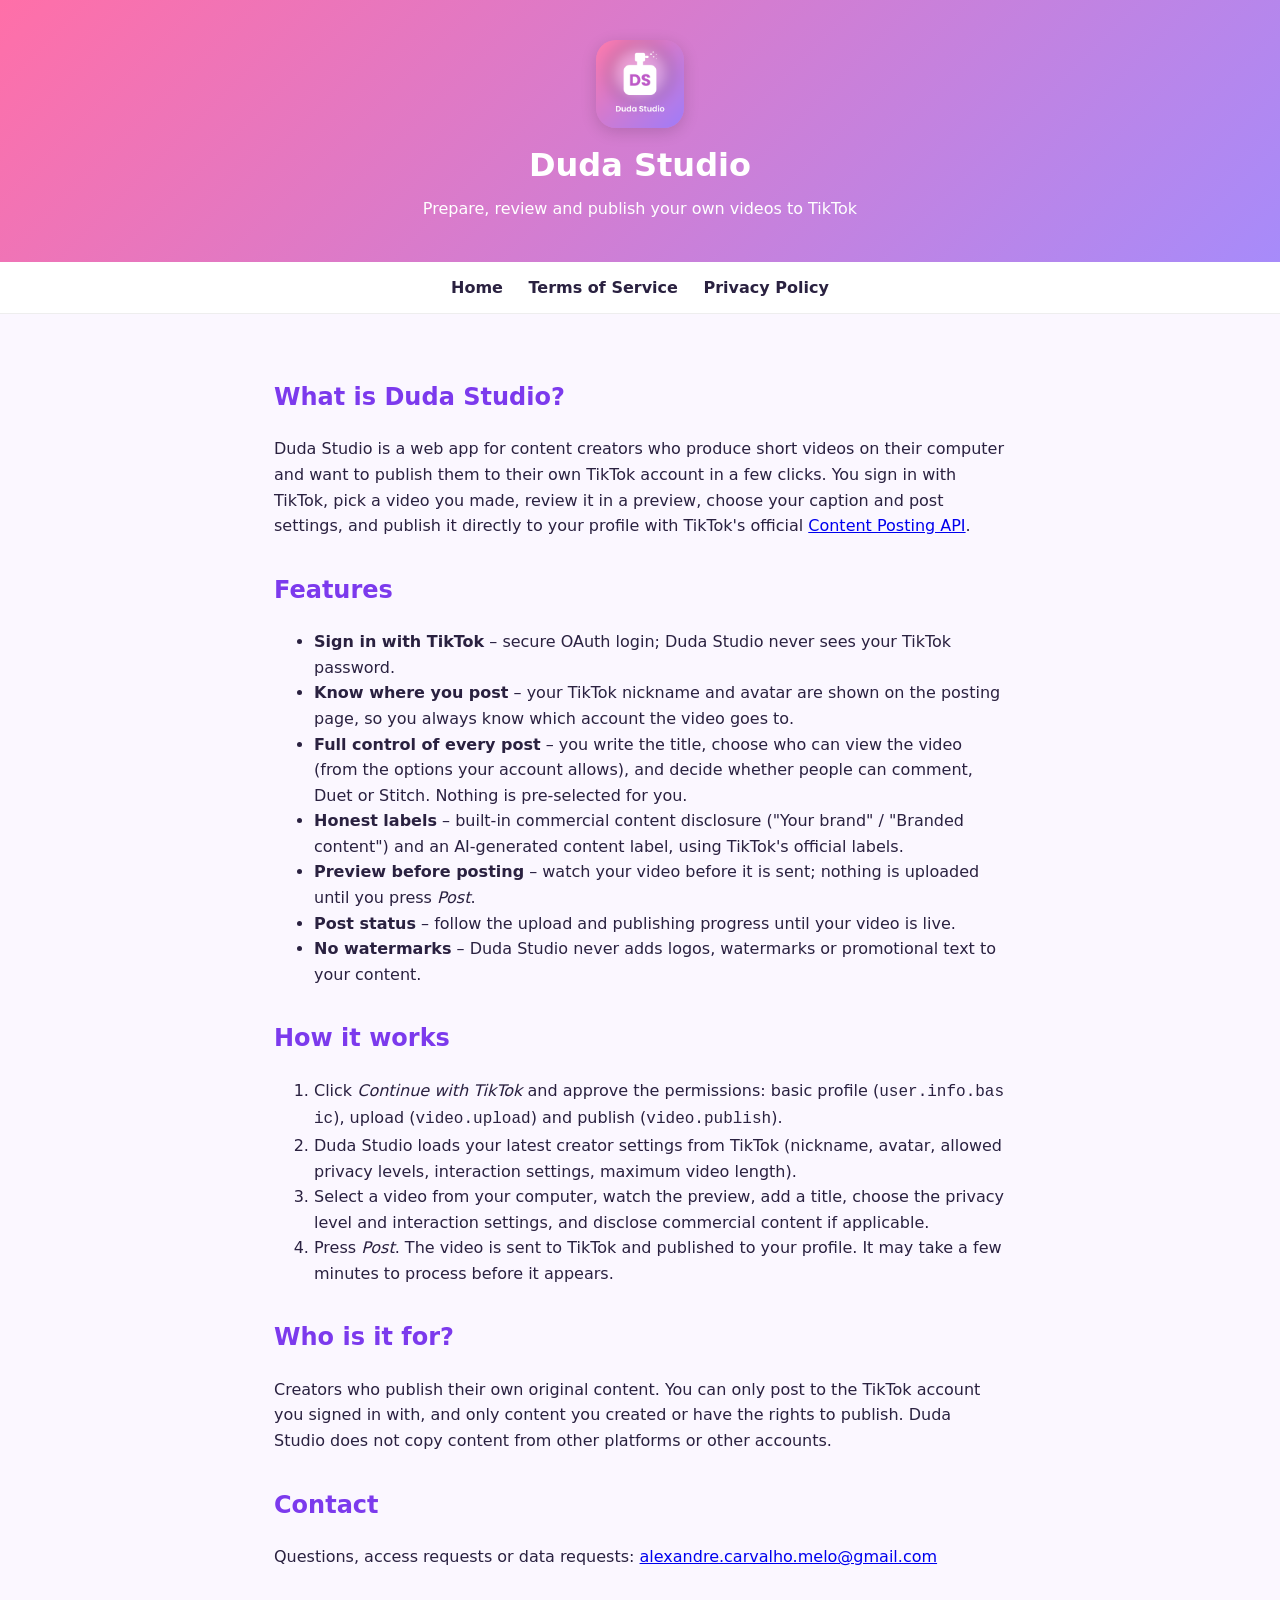
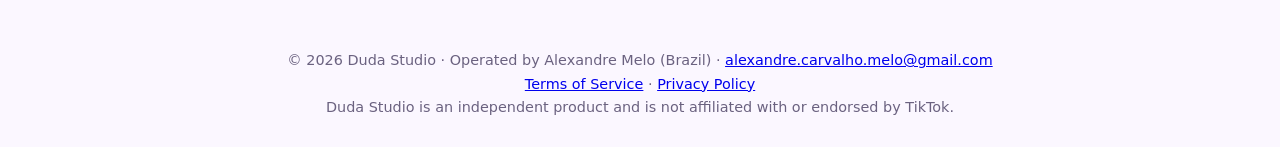
<file: index.html>
<!doctype html><html lang="en"><head><meta charset="utf-8"><meta name="viewport" content="width=device-width,initial-scale=1">
<title>Duda Studio - Publish your videos to TikTok</title><meta name="description" content="Duda Studio is a web app for creators to review and publish their own original videos to their own TikTok account using TikTok's official Content Posting API."><link rel="icon" href="icon.png"><link rel="stylesheet" href="style.css"></head><body>
<header><img src="icon.png" alt="Duda Studio icon"><h1>Duda Studio</h1><div>Prepare, review and publish your own videos to TikTok</div></header>
<nav><a href="./">Home</a><a href="terms.html">Terms of Service</a><a href="privacy.html">Privacy Policy</a></nav>
<main>
<h2>What is Duda Studio?</h2>
<p>Duda Studio is a web app for content creators who produce short videos on their computer and want to publish them to their own TikTok account in a few clicks. You sign in with TikTok, pick a video you made, review it in a preview, choose your caption and post settings, and publish it directly to your profile with TikTok's official <a href="https://developers.tiktok.com/doc/content-posting-api-get-started">Content Posting API</a>.</p>

<h2>Features</h2>
<ul>
<li><strong>Sign in with TikTok</strong> &ndash; secure OAuth login; Duda Studio never sees your TikTok password.</li>
<li><strong>Know where you post</strong> &ndash; your TikTok nickname and avatar are shown on the posting page, so you always know which account the video goes to.</li>
<li><strong>Full control of every post</strong> &ndash; you write the title, choose who can view the video (from the options your account allows), and decide whether people can comment, Duet or Stitch. Nothing is pre-selected for you.</li>
<li><strong>Honest labels</strong> &ndash; built-in commercial content disclosure ("Your brand" / "Branded content") and an AI-generated content label, using TikTok's official labels.</li>
<li><strong>Preview before posting</strong> &ndash; watch your video before it is sent; nothing is uploaded until you press <em>Post</em>.</li>
<li><strong>Post status</strong> &ndash; follow the upload and publishing progress until your video is live.</li>
<li><strong>No watermarks</strong> &ndash; Duda Studio never adds logos, watermarks or promotional text to your content.</li>
</ul>

<h2>How it works</h2>
<ol>
<li>Click <em>Continue with TikTok</em> and approve the permissions: basic profile (<code>user.info.basic</code>), upload (<code>video.upload</code>) and publish (<code>video.publish</code>).</li>
<li>Duda Studio loads your latest creator settings from TikTok (nickname, avatar, allowed privacy levels, interaction settings, maximum video length).</li>
<li>Select a video from your computer, watch the preview, add a title, choose the privacy level and interaction settings, and disclose commercial content if applicable.</li>
<li>Press <em>Post</em>. The video is sent to TikTok and published to your profile. It may take a few minutes to process before it appears.</li>
</ol>

<h2>Who is it for?</h2>
<p>Creators who publish their own original content. You can only post to the TikTok account you signed in with, and only content you created or have the rights to publish. Duda Studio does not copy content from other platforms or other accounts.</p>

<h2>Contact</h2>
<p>Questions, access requests or data requests: <a href="mailto:alexandre.carvalho.melo@gmail.com">alexandre.carvalho.melo@gmail.com</a></p>
</main>
<footer>&copy; 2026 Duda Studio &middot; Operated by Alexandre Melo (Brazil) &middot; <a href="mailto:alexandre.carvalho.melo@gmail.com">alexandre.carvalho.melo@gmail.com</a><br><a href="terms.html">Terms of Service</a> &middot; <a href="privacy.html">Privacy Policy</a><br>Duda Studio is an independent product and is not affiliated with or endorsed by TikTok.</footer></body></html>
</file>
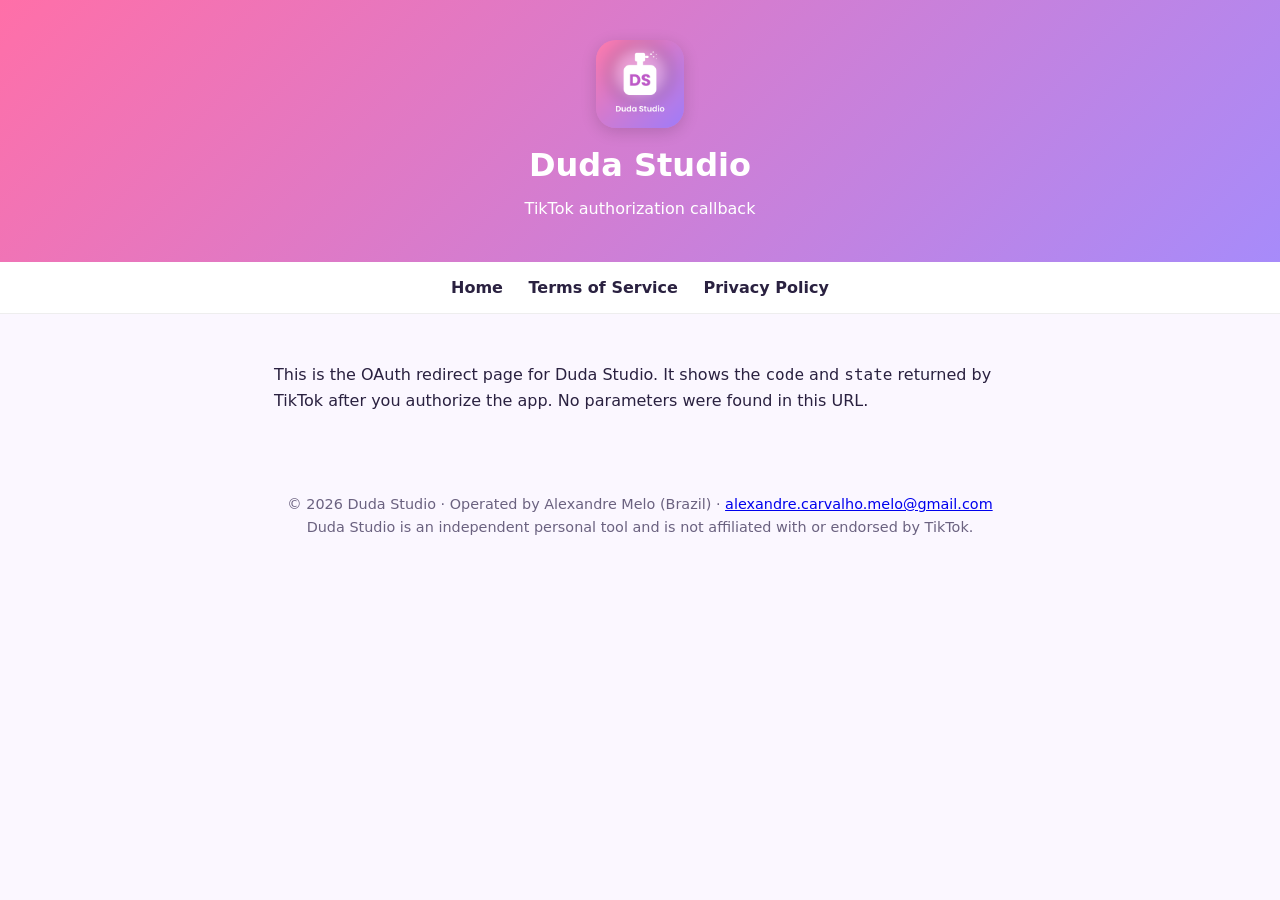
<file: callback.html>
<!doctype html><html lang="en"><head><meta charset="utf-8"><meta name="viewport" content="width=device-width,initial-scale=1">
<title>TikTok authorization - Duda Studio</title><link rel="icon" href="icon.png"><link rel="stylesheet" href="style.css"></head><body>
<header><img src="icon.png" alt="Duda Studio icon"><h1>Duda Studio</h1><div>TikTok authorization callback</div></header>
<nav><a href="./">Home</a><a href="terms.html">Terms of Service</a><a href="privacy.html">Privacy Policy</a></nav>
<main>
<div id="ok" hidden>
<p>Authorization received. Copy the values below into Duda Studio on your computer. They are shown only in your browser and are not sent anywhere.</p>
<div class="box"><strong>code</strong><div class="mono" id="code"></div><p><button data-copy="code">Copy code</button></p></div>
<div class="box"><strong>state</strong><div class="mono" id="state"></div><p><button data-copy="state">Copy state</button></p></div>
<div class="box"><strong>scopes</strong><div class="mono" id="scopes"></div></div>
<div class="box"><strong>Full callback URL</strong> <span class="muted">(you can paste this whole URL instead)</span><div class="mono" id="full"></div><p><button data-copy="full">Copy full URL</button></p></div>
<p class="muted">The authorization code is single-use and expires quickly. Exchange it right away.</p>
</div>
<div id="err" hidden class="box"><strong>Authorization failed</strong><p>error: <span class="mono" id="error"></span></p><p>description: <span class="mono" id="error_description"></span></p></div>
<div id="none" hidden><p>This is the OAuth redirect page for Duda Studio. It shows the <code>code</code> and <code>state</code> returned by TikTok after you authorize the app. No parameters were found in this URL.</p></div>
</main>
<script>
(function(){
  var p=new URLSearchParams(location.search);
  function set(id,v){document.getElementById(id).textContent=v||'';}
  var st0=p.get('state')||'';
  if(st0.indexOf('ds-local.')===0){location.replace('http://127.0.0.1:5055/oauth/callback'+location.search);return;}
  if(p.get('error')){set('error',p.get('error'));set('error_description',p.get('error_description'));document.getElementById('err').hidden=false;}
  else if(p.get('code')){set('code',p.get('code'));set('state',p.get('state'));set('scopes',p.get('scopes'));set('full',location.href);document.getElementById('ok').hidden=false;}
  else{document.getElementById('none').hidden=false;}
  document.querySelectorAll('button[data-copy]').forEach(function(b){b.addEventListener('click',function(){
    var t=document.getElementById(b.dataset.copy).textContent;
    navigator.clipboard.writeText(t).then(function(){var o=b.textContent;b.textContent='Copied!';setTimeout(function(){b.textContent=o},1500);});
  });});
})();
</script>
<footer>&copy; 2026 Duda Studio &middot; Operated by Alexandre Melo (Brazil) &middot; <a href="mailto:alexandre.carvalho.melo@gmail.com">alexandre.carvalho.melo@gmail.com</a><br>Duda Studio is an independent personal tool and is not affiliated with or endorsed by TikTok.</footer></body></html>
</file>
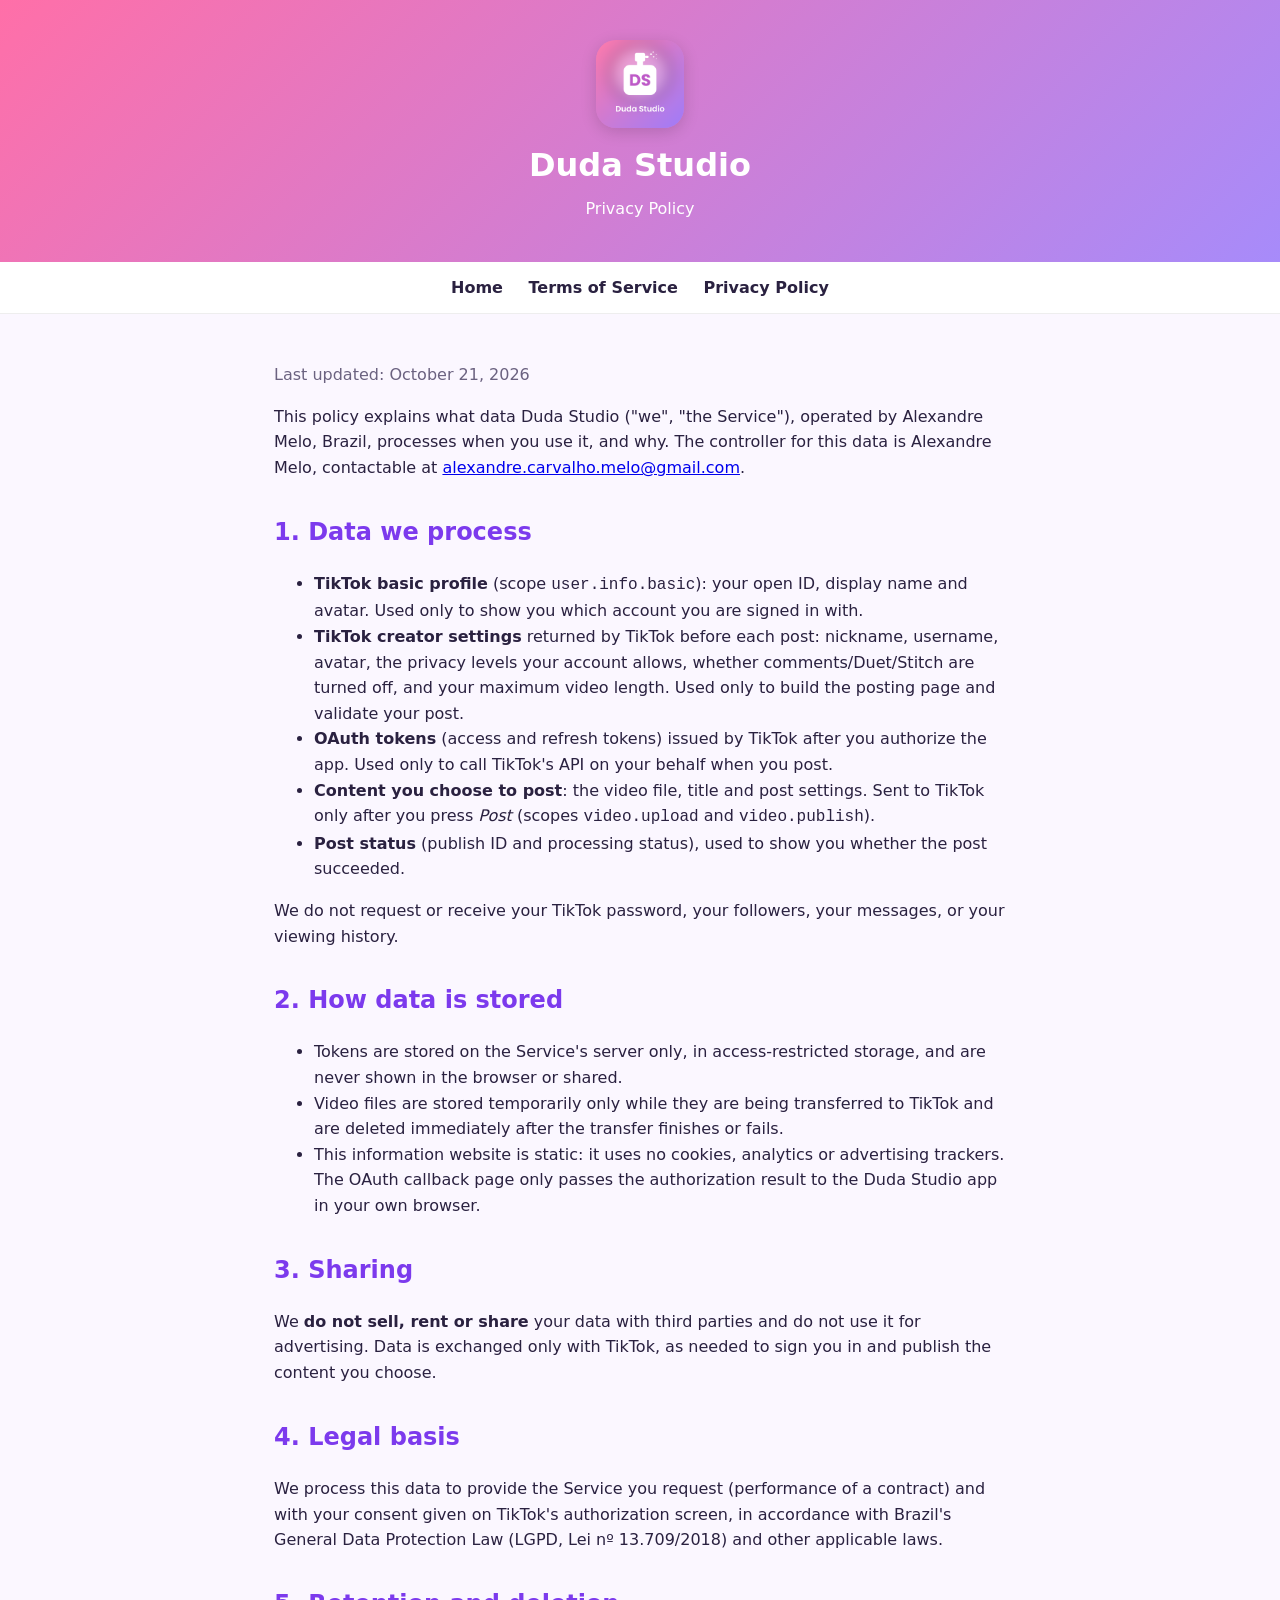
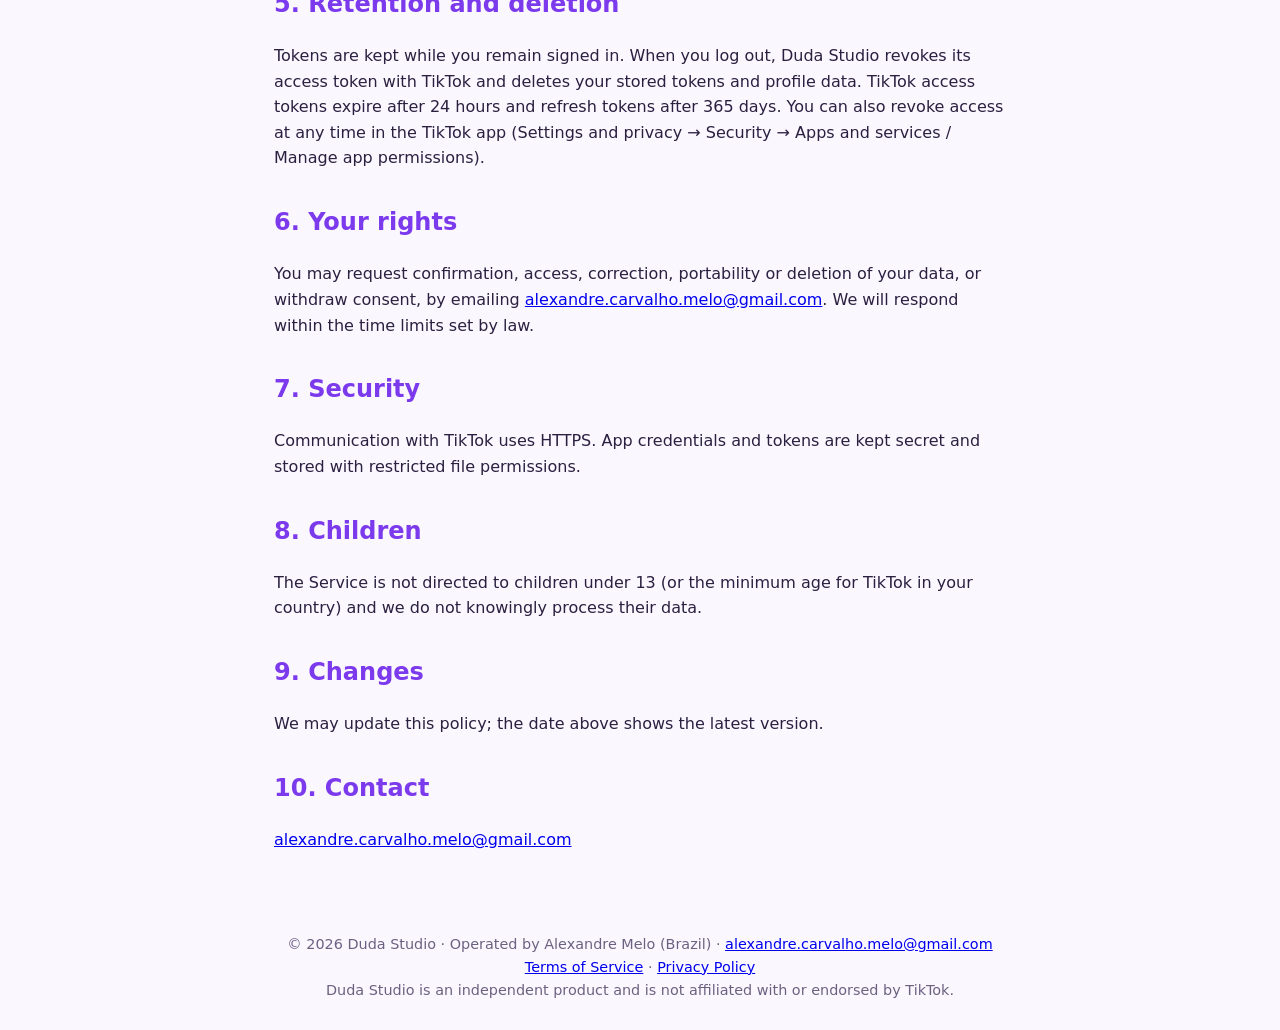
<file: privacy.html>
<!doctype html><html lang="en"><head><meta charset="utf-8"><meta name="viewport" content="width=device-width,initial-scale=1">
<title>Privacy Policy - Duda Studio</title><link rel="icon" href="icon.png"><link rel="stylesheet" href="style.css"></head><body>
<header><img src="icon.png" alt="Duda Studio icon"><h1>Duda Studio</h1><div>Privacy Policy</div></header>
<nav><a href="./">Home</a><a href="terms.html">Terms of Service</a><a href="privacy.html">Privacy Policy</a></nav>
<main>
<p class="muted">Last updated: October 21, 2026</p>
<p>This policy explains what data Duda Studio ("we", "the Service"), operated by Alexandre Melo, Brazil, processes when you use it, and why. The controller for this data is Alexandre Melo, contactable at <a href="mailto:alexandre.carvalho.melo@gmail.com">alexandre.carvalho.melo@gmail.com</a>.</p>
<h2>1. Data we process</h2>
<ul>
<li><strong>TikTok basic profile</strong> (scope <code>user.info.basic</code>): your open ID, display name and avatar. Used only to show you which account you are signed in with.</li>
<li><strong>TikTok creator settings</strong> returned by TikTok before each post: nickname, username, avatar, the privacy levels your account allows, whether comments/Duet/Stitch are turned off, and your maximum video length. Used only to build the posting page and validate your post.</li>
<li><strong>OAuth tokens</strong> (access and refresh tokens) issued by TikTok after you authorize the app. Used only to call TikTok's API on your behalf when you post.</li>
<li><strong>Content you choose to post</strong>: the video file, title and post settings. Sent to TikTok only after you press <em>Post</em> (scopes <code>video.upload</code> and <code>video.publish</code>).</li>
<li><strong>Post status</strong> (publish ID and processing status), used to show you whether the post succeeded.</li>
</ul>
<p>We do not request or receive your TikTok password, your followers, your messages, or your viewing history.</p>
<h2>2. How data is stored</h2>
<ul>
<li>Tokens are stored on the Service's server only, in access-restricted storage, and are never shown in the browser or shared.</li>
<li>Video files are stored temporarily only while they are being transferred to TikTok and are deleted immediately after the transfer finishes or fails.</li>
<li>This information website is static: it uses no cookies, analytics or advertising trackers. The OAuth callback page only passes the authorization result to the Duda Studio app in your own browser.</li>
</ul>
<h2>3. Sharing</h2>
<p>We <strong>do not sell, rent or share</strong> your data with third parties and do not use it for advertising. Data is exchanged only with TikTok, as needed to sign you in and publish the content you choose.</p>
<h2>4. Legal basis</h2>
<p>We process this data to provide the Service you request (performance of a contract) and with your consent given on TikTok's authorization screen, in accordance with Brazil's General Data Protection Law (LGPD, Lei n&ordm; 13.709/2018) and other applicable laws.</p>
<h2>5. Retention and deletion</h2>
<p>Tokens are kept while you remain signed in. When you log out, Duda Studio revokes its access token with TikTok and deletes your stored tokens and profile data. TikTok access tokens expire after 24 hours and refresh tokens after 365 days. You can also revoke access at any time in the TikTok app (Settings and privacy &rarr; Security &rarr; Apps and services / Manage app permissions).</p>
<h2>6. Your rights</h2>
<p>You may request confirmation, access, correction, portability or deletion of your data, or withdraw consent, by emailing <a href="mailto:alexandre.carvalho.melo@gmail.com">alexandre.carvalho.melo@gmail.com</a>. We will respond within the time limits set by law.</p>
<h2>7. Security</h2>
<p>Communication with TikTok uses HTTPS. App credentials and tokens are kept secret and stored with restricted file permissions.</p>
<h2>8. Children</h2>
<p>The Service is not directed to children under 13 (or the minimum age for TikTok in your country) and we do not knowingly process their data.</p>
<h2>9. Changes</h2>
<p>We may update this policy; the date above shows the latest version.</p>
<h2>10. Contact</h2>
<p><a href="mailto:alexandre.carvalho.melo@gmail.com">alexandre.carvalho.melo@gmail.com</a></p>
</main>
<footer>&copy; 2026 Duda Studio &middot; Operated by Alexandre Melo (Brazil) &middot; <a href="mailto:alexandre.carvalho.melo@gmail.com">alexandre.carvalho.melo@gmail.com</a><br><a href="terms.html">Terms of Service</a> &middot; <a href="privacy.html">Privacy Policy</a><br>Duda Studio is an independent product and is not affiliated with or endorsed by TikTok.</footer></body></html>
</file>
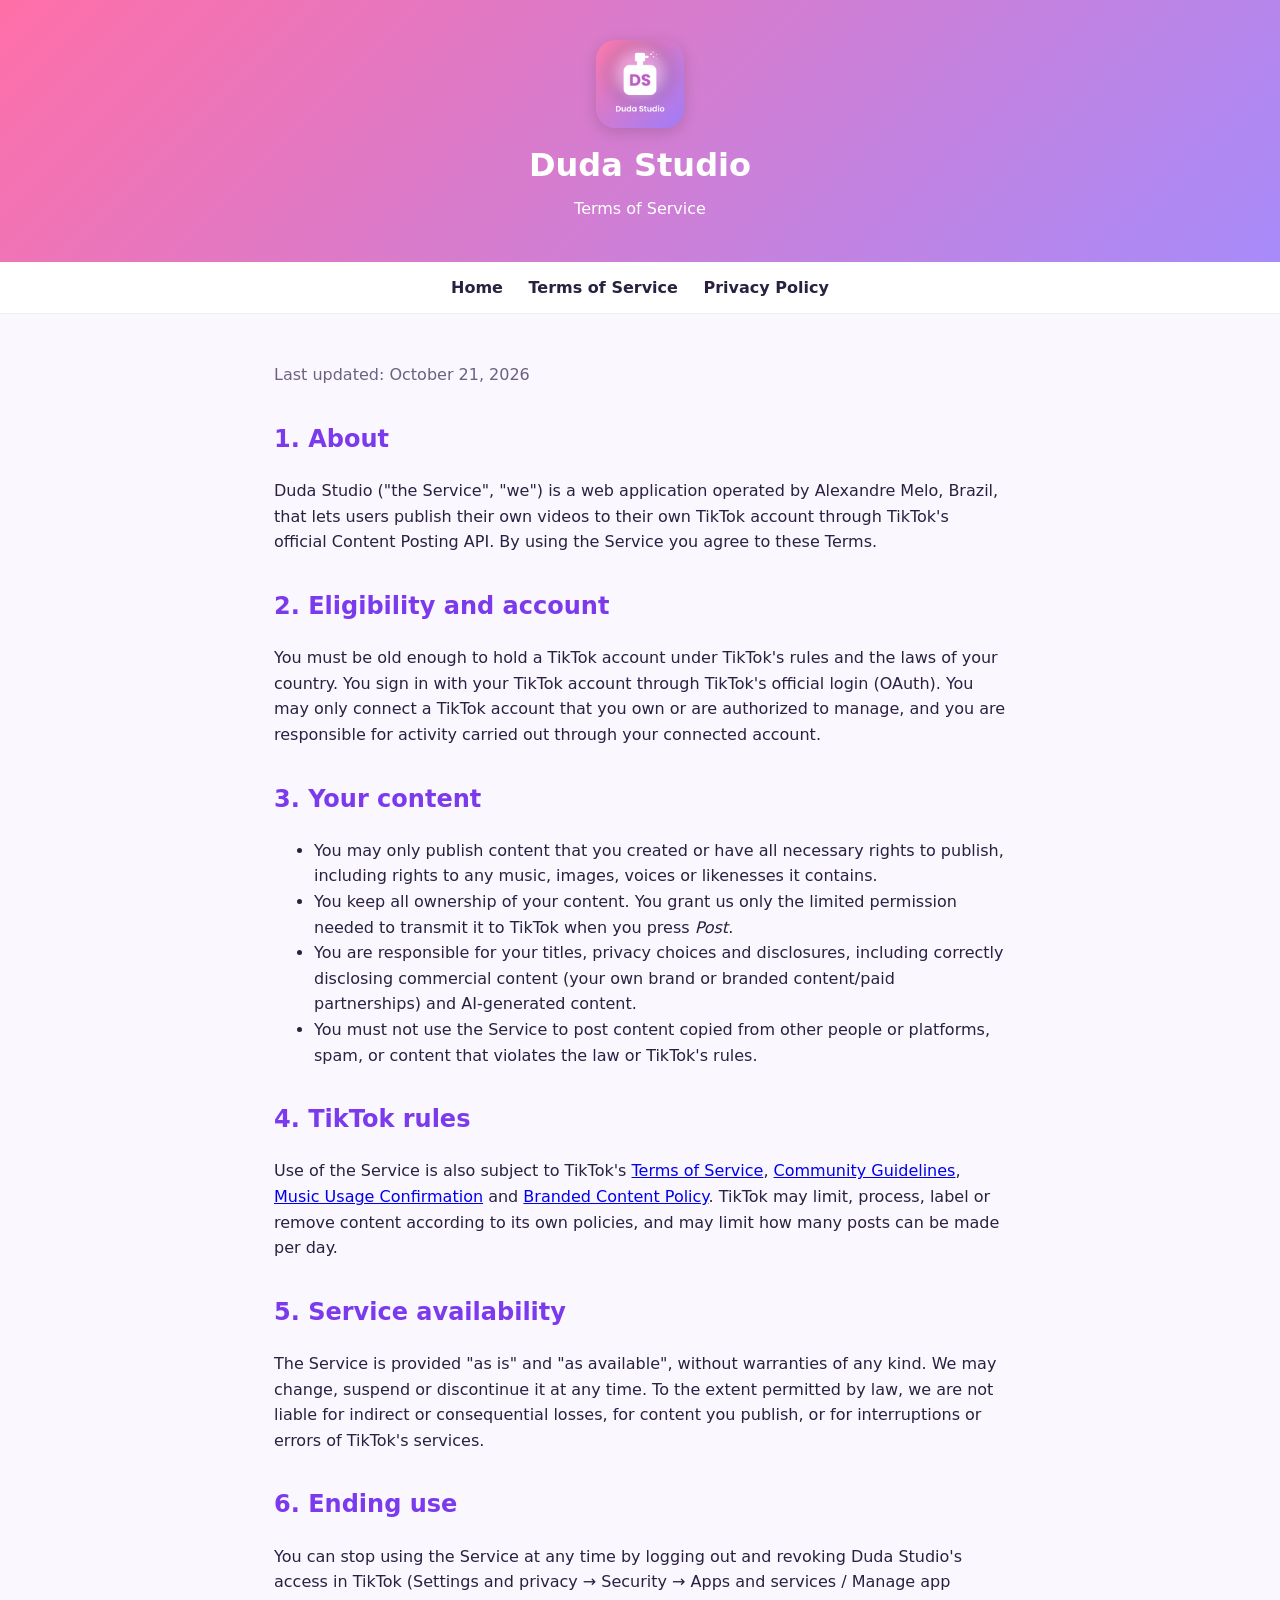
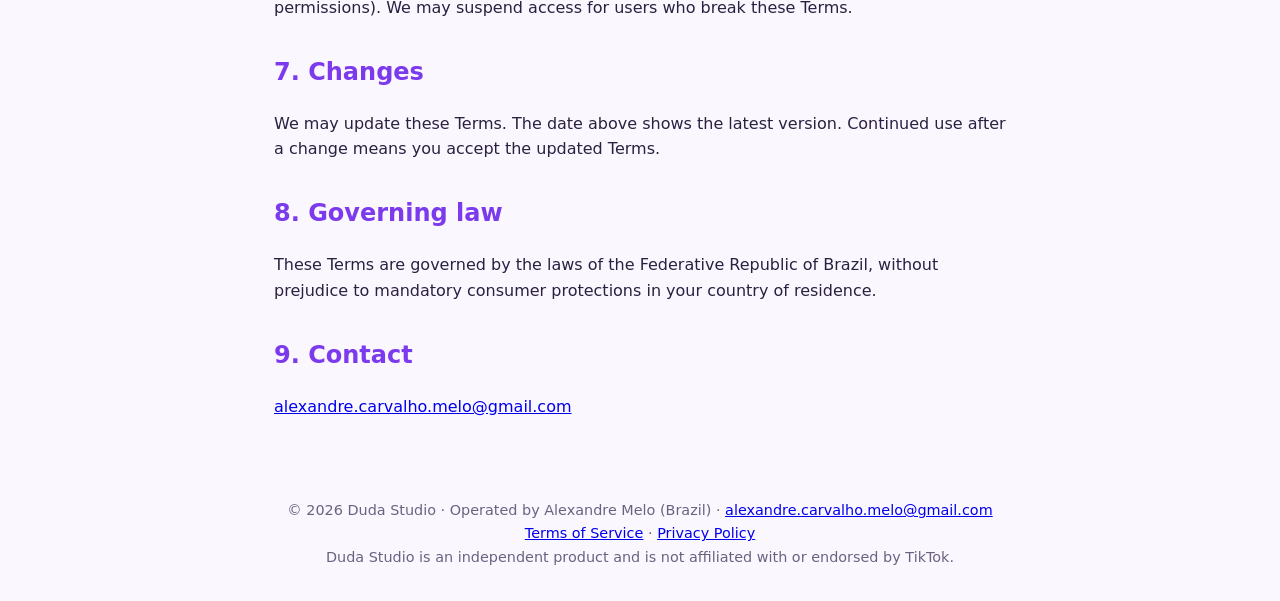
<file: terms.html>
<!doctype html><html lang="en"><head><meta charset="utf-8"><meta name="viewport" content="width=device-width,initial-scale=1">
<title>Terms of Service - Duda Studio</title><link rel="icon" href="icon.png"><link rel="stylesheet" href="style.css"></head><body>
<header><img src="icon.png" alt="Duda Studio icon"><h1>Duda Studio</h1><div>Terms of Service</div></header>
<nav><a href="./">Home</a><a href="terms.html">Terms of Service</a><a href="privacy.html">Privacy Policy</a></nav>
<main>
<p class="muted">Last updated: October 21, 2026</p>
<h2>1. About</h2>
<p>Duda Studio ("the Service", "we") is a web application operated by Alexandre Melo, Brazil, that lets users publish their own videos to their own TikTok account through TikTok's official Content Posting API. By using the Service you agree to these Terms.</p>
<h2>2. Eligibility and account</h2>
<p>You must be old enough to hold a TikTok account under TikTok's rules and the laws of your country. You sign in with your TikTok account through TikTok's official login (OAuth). You may only connect a TikTok account that you own or are authorized to manage, and you are responsible for activity carried out through your connected account.</p>
<h2>3. Your content</h2>
<ul>
<li>You may only publish content that you created or have all necessary rights to publish, including rights to any music, images, voices or likenesses it contains.</li>
<li>You keep all ownership of your content. You grant us only the limited permission needed to transmit it to TikTok when you press <em>Post</em>.</li>
<li>You are responsible for your titles, privacy choices and disclosures, including correctly disclosing commercial content (your own brand or branded content/paid partnerships) and AI-generated content.</li>
<li>You must not use the Service to post content copied from other people or platforms, spam, or content that violates the law or TikTok's rules.</li>
</ul>
<h2>4. TikTok rules</h2>
<p>Use of the Service is also subject to TikTok's <a href="https://www.tiktok.com/legal/terms-of-service">Terms of Service</a>, <a href="https://www.tiktok.com/community-guidelines">Community Guidelines</a>, <a href="https://www.tiktok.com/legal/page/global/music-usage-confirmation/en">Music Usage Confirmation</a> and <a href="https://www.tiktok.com/legal/page/global/bc-policy/en">Branded Content Policy</a>. TikTok may limit, process, label or remove content according to its own policies, and may limit how many posts can be made per day.</p>
<h2>5. Service availability</h2>
<p>The Service is provided "as is" and "as available", without warranties of any kind. We may change, suspend or discontinue it at any time. To the extent permitted by law, we are not liable for indirect or consequential losses, for content you publish, or for interruptions or errors of TikTok's services.</p>
<h2>6. Ending use</h2>
<p>You can stop using the Service at any time by logging out and revoking Duda Studio's access in TikTok (Settings and privacy &rarr; Security &rarr; Apps and services / Manage app permissions). We may suspend access for users who break these Terms.</p>
<h2>7. Changes</h2>
<p>We may update these Terms. The date above shows the latest version. Continued use after a change means you accept the updated Terms.</p>
<h2>8. Governing law</h2>
<p>These Terms are governed by the laws of the Federative Republic of Brazil, without prejudice to mandatory consumer protections in your country of residence.</p>
<h2>9. Contact</h2>
<p><a href="mailto:alexandre.carvalho.melo@gmail.com">alexandre.carvalho.melo@gmail.com</a></p>
</main>
<footer>&copy; 2026 Duda Studio &middot; Operated by Alexandre Melo (Brazil) &middot; <a href="mailto:alexandre.carvalho.melo@gmail.com">alexandre.carvalho.melo@gmail.com</a><br><a href="terms.html">Terms of Service</a> &middot; <a href="privacy.html">Privacy Policy</a><br>Duda Studio is an independent product and is not affiliated with or endorsed by TikTok.</footer></body></html>
</file>
<file: style.css>
:root{--pink:#ff6fa8;--lilac:#a78bfa;--ink:#2a2140;--muted:#6b6280}
*{box-sizing:border-box}body{margin:0;font-family:system-ui,-apple-system,Segoe UI,Roboto,sans-serif;color:var(--ink);background:#fbf7ff;line-height:1.6}
header{background:linear-gradient(135deg,var(--pink),var(--lilac));color:#fff;padding:2.5rem 1.5rem;text-align:center}
header h1{margin:.3rem 0;font-size:2rem}header img{width:88px;height:88px;border-radius:20px;box-shadow:0 4px 16px rgba(0,0,0,.15)}
nav{text-align:center;padding:.8rem;background:#fff;border-bottom:1px solid #eee}nav a{margin:0 .8rem;color:var(--ink);text-decoration:none;font-weight:600}nav a:hover{color:var(--pink)}
main{max-width:780px;margin:0 auto;padding:2rem 1.5rem}h2{color:#7c3aed;margin-top:2rem}
.box{background:#fff;border:1px solid #eee;border-radius:12px;padding:1rem 1.2rem;margin:1rem 0}
code,.mono{font-family:ui-monospace,Menlo,Consolas,monospace;word-break:break-all}
button{background:var(--pink);color:#fff;border:0;border-radius:8px;padding:.5rem 1rem;font-weight:600;cursor:pointer}button:hover{background:#ec4f8f}
footer{text-align:center;color:var(--muted);font-size:.9rem;padding:2rem 1rem}
.muted{color:var(--muted)}
</file>
